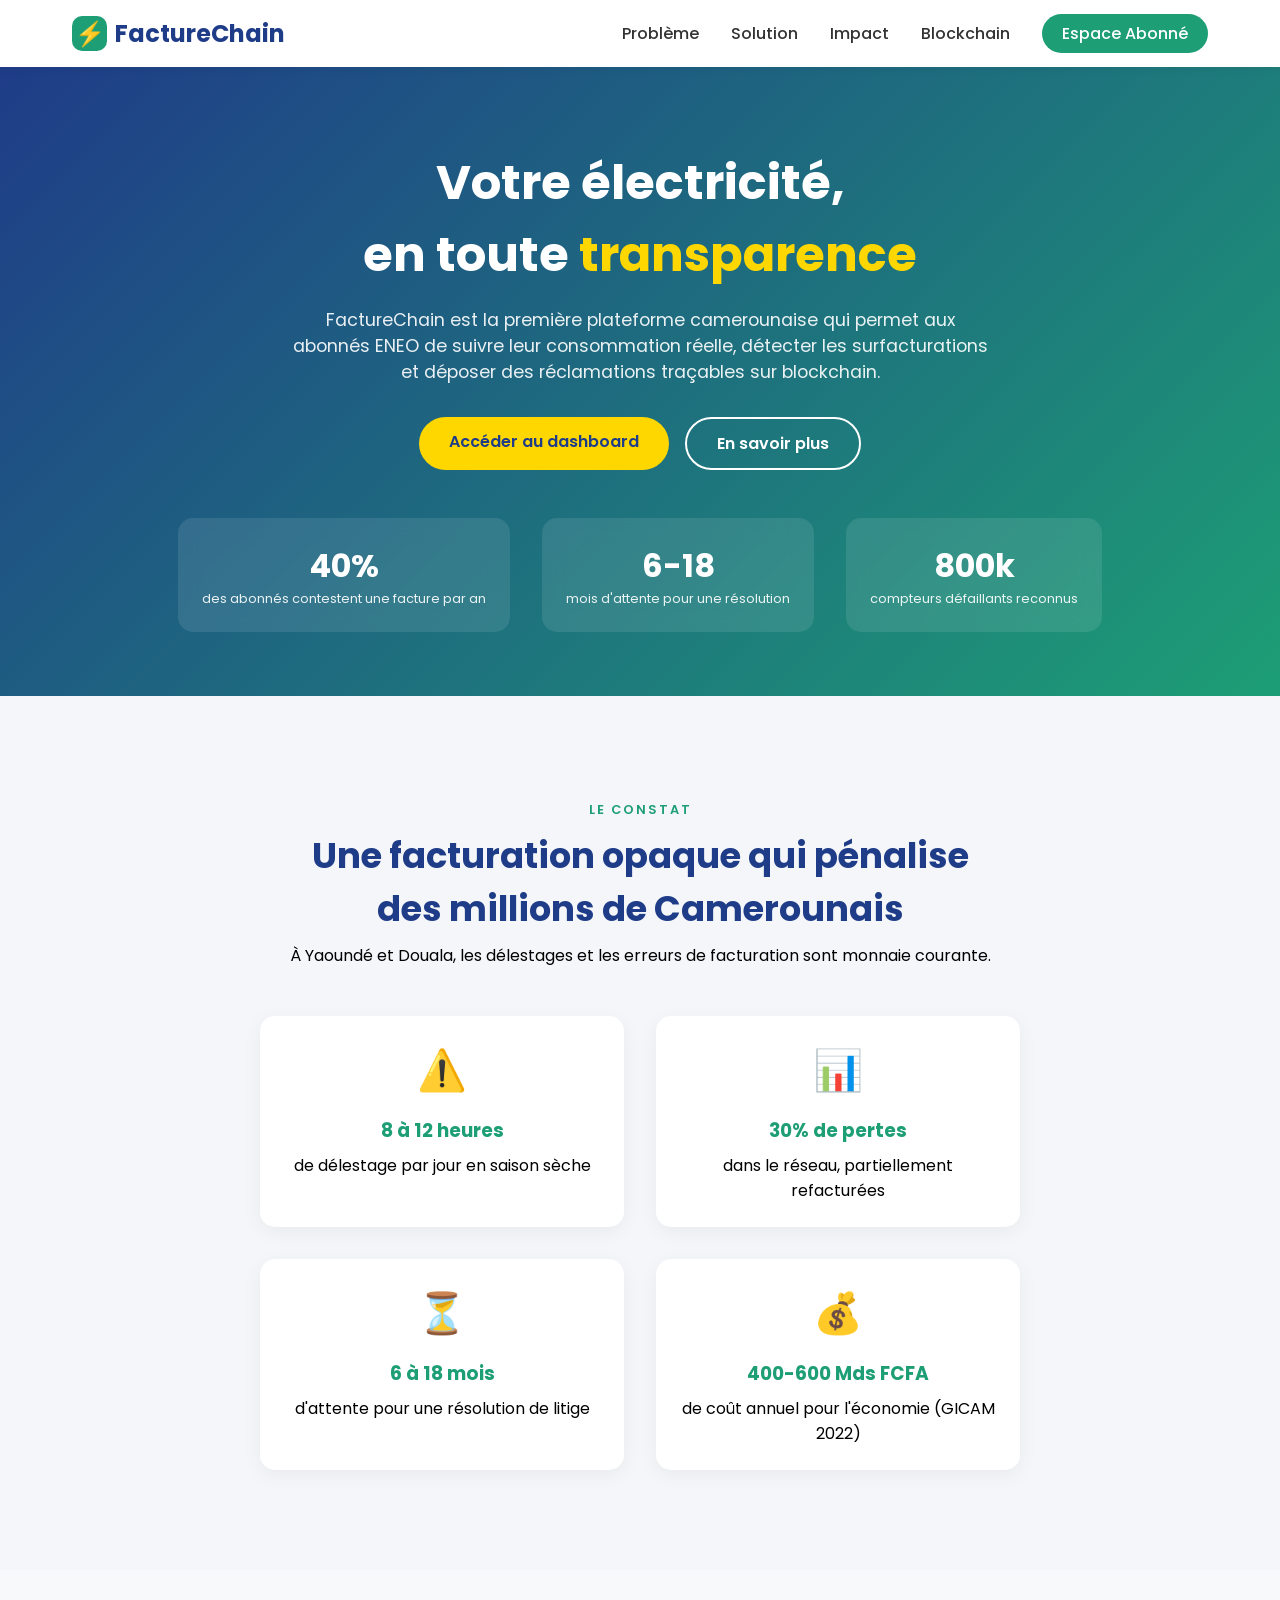
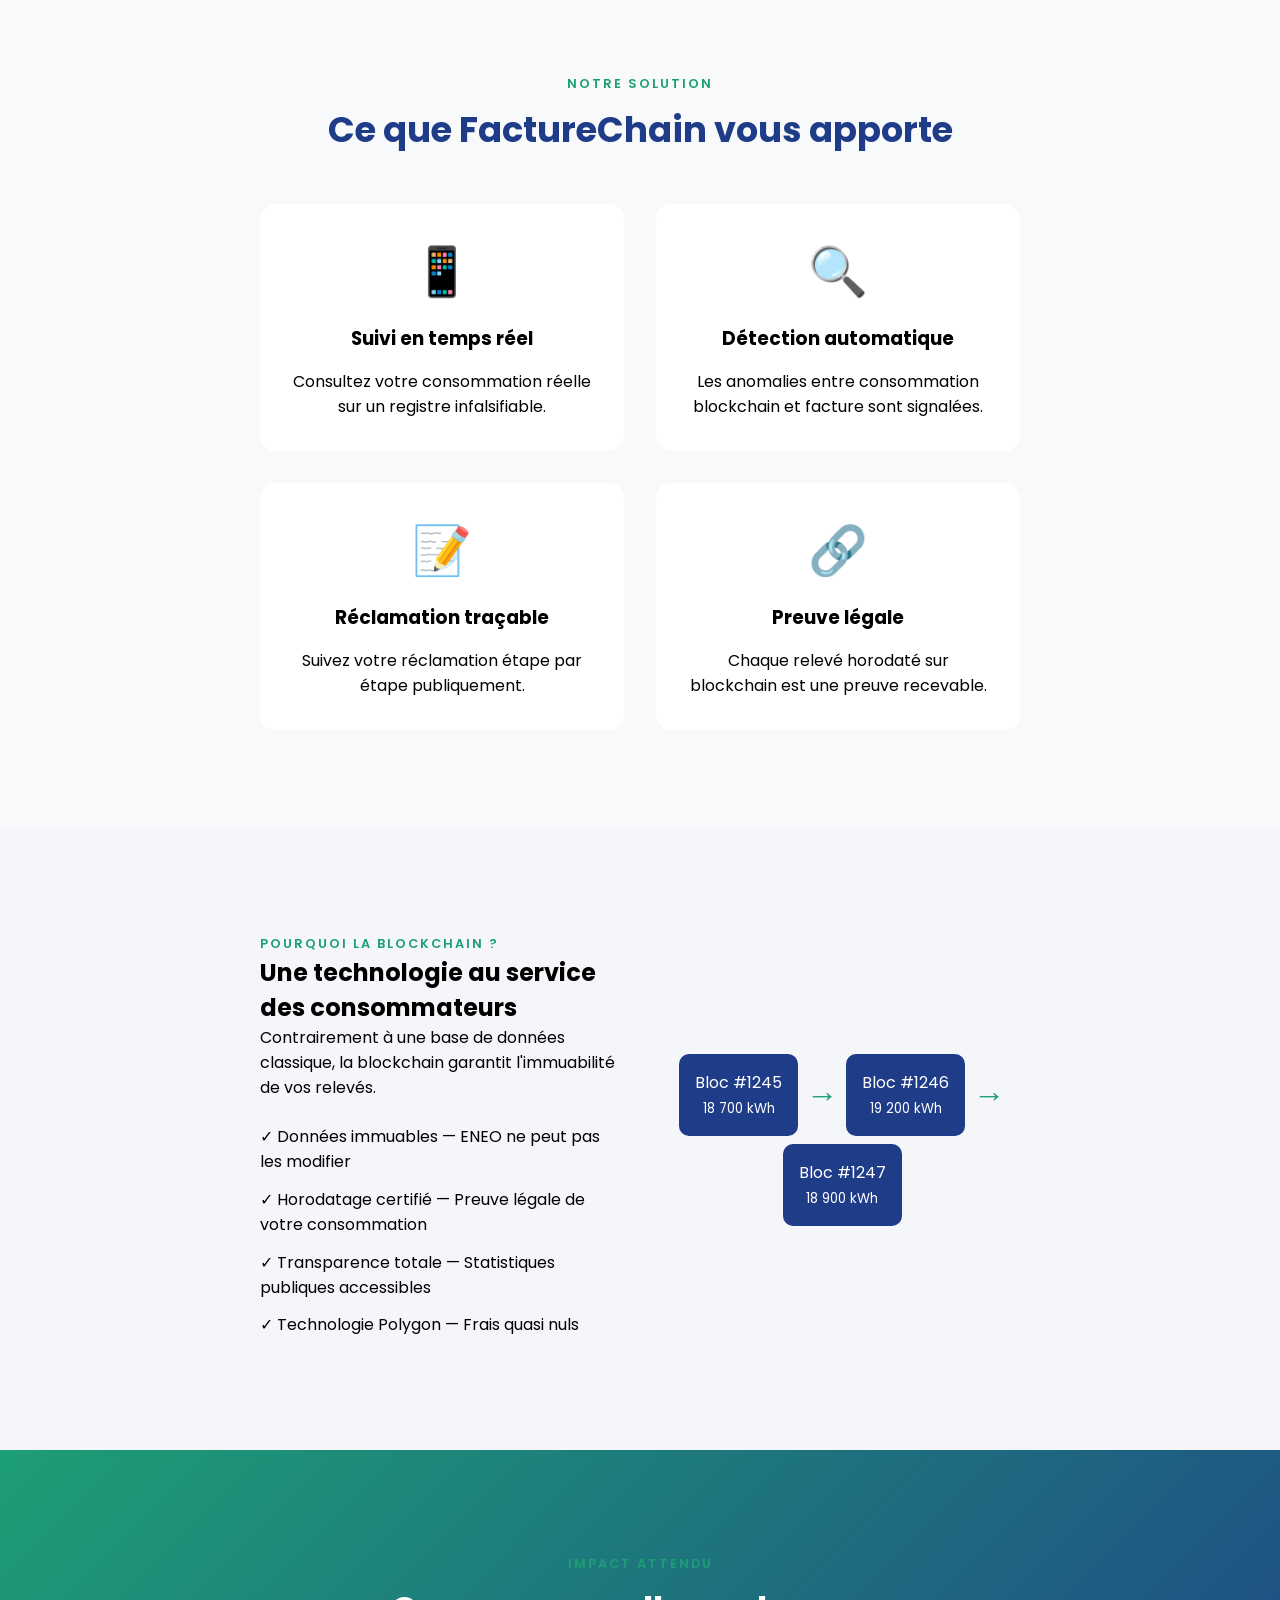
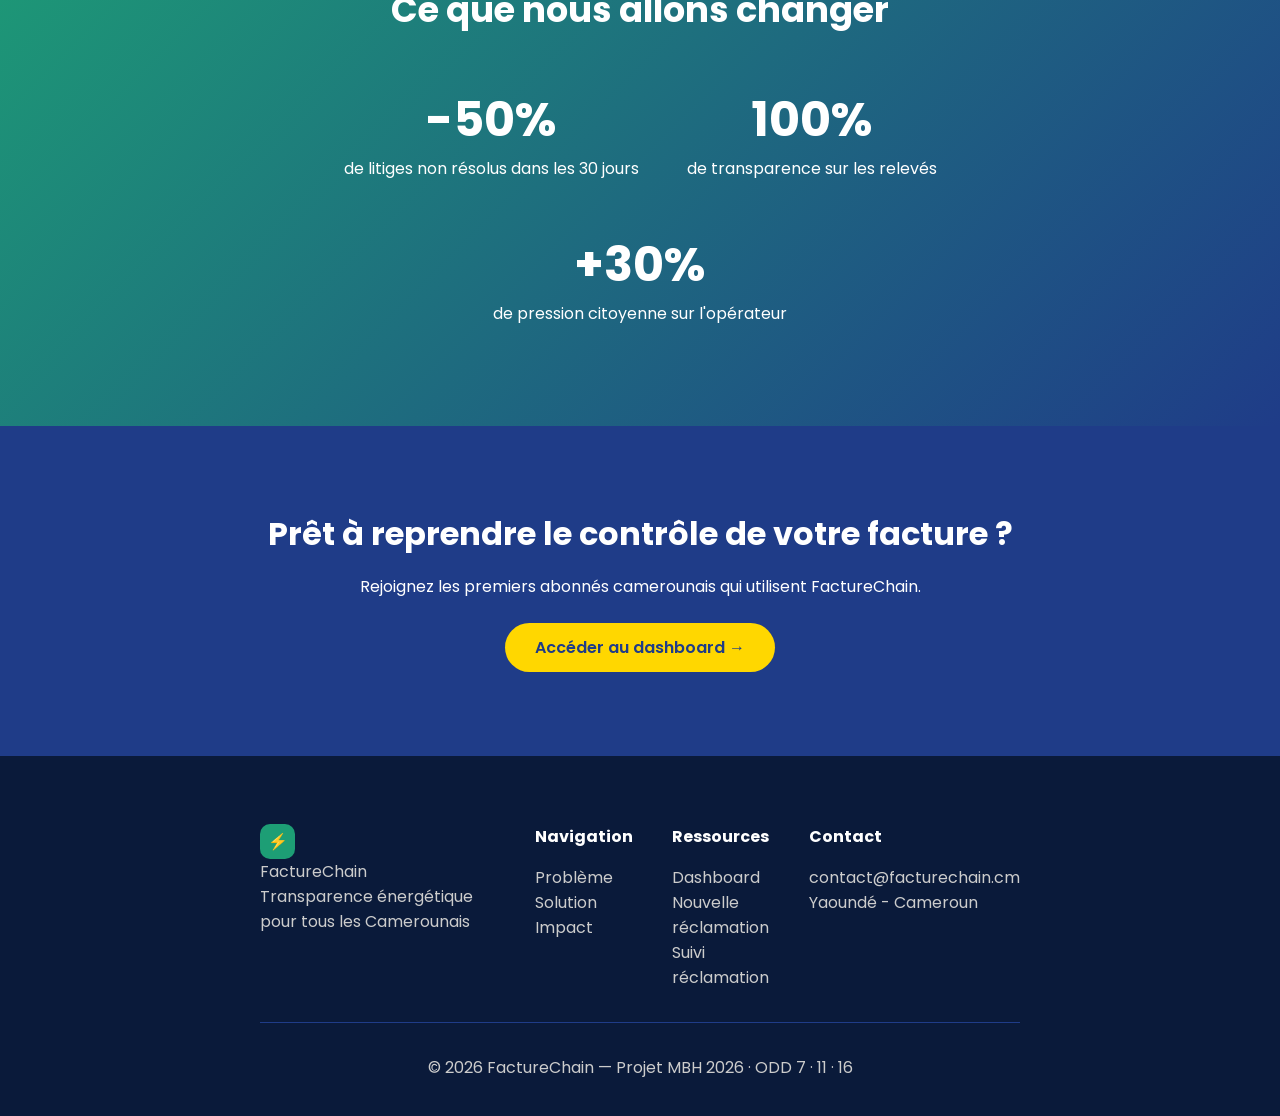
<file: index.html>
<!DOCTYPE html>
<html lang="fr">
<head>
    <meta charset="UTF-8">
    <meta name="viewport" content="width=device-width, initial-scale=1.0">
    <title>FactureChain - Transparence énergétique au Cameroun</title>
    <link href="https://fonts.googleapis.com/css2?family=Poppins:wght@300;400;500;600;700&display=swap" rel="stylesheet">
    <link rel="stylesheet" href="style.css">
</head>
<body>

    <nav class="navbar">
        <div class="nav-container">
            <div class="logo">
                <span class="logo-icon">⚡</span>
                <span class="logo-text">FactureChain</span>
            </div>
            <ul class="nav-links">
                <li><a href="#probleme">Problème</a></li>
                <li><a href="#solution">Solution</a></li>
                <li><a href="#impact">Impact</a></li>
                <li><a href="#blockchain">Blockchain</a></li>
                <li><a href="dashboard.html" class="nav-cta">Espace Abonné</a></li>
            </ul>
        </div>
    </nav>

    <header class="hero">
        <div class="hero-container">
            <div class="hero-content">
                <h1>Votre électricité,<br>en toute <span class="highlight">transparence</span></h1>
                <p>FactureChain est la première plateforme camerounaise qui permet aux abonnés ENEO de suivre leur consommation réelle, détecter les surfacturations et déposer des réclamations traçables sur blockchain.</p>
                <div class="hero-buttons">
                    <a href="dashboard.html" class="btn-primary">Accéder au dashboard</a>
                    <a href="#solution" class="btn-secondary">En savoir plus</a>
                </div>
            </div>
            <div class="hero-stats">
                <div class="stat-card">
                    <div class="stat-number">40%</div>
                    <div class="stat-label">des abonnés contestent une facture par an</div>
                </div>
                <div class="stat-card">
                    <div class="stat-number">6-18</div>
                    <div class="stat-label">mois d'attente pour une résolution</div>
                </div>
                <div class="stat-card">
                    <div class="stat-number">800k</div>
                    <div class="stat-label">compteurs défaillants reconnus</div>
                </div>
            </div>
        </div>
    </header>

    <section id="probleme" class="section probleme">
        <div class="container">
            <div class="section-header">
                <span class="section-tag">LE CONSTAT</span>
                <h2>Une facturation opaque qui pénalise<br>des millions de Camerounais</h2>
                <p>À Yaoundé et Douala, les délestages et les erreurs de facturation sont monnaie courante.</p>
            </div>
            <div class="probleme-grid">
                <div class="probleme-card">
                    <div class="probleme-icon">⚠️</div>
                    <h3>8 à 12 heures</h3>
                    <p>de délestage par jour en saison sèche</p>
                </div>
                <div class="probleme-card">
                    <div class="probleme-icon">📊</div>
                    <h3>30% de pertes</h3>
                    <p>dans le réseau, partiellement refacturées</p>
                </div>
                <div class="probleme-card">
                    <div class="probleme-icon">⏳</div>
                    <h3>6 à 18 mois</h3>
                    <p>d'attente pour une résolution de litige</p>
                </div>
                <div class="probleme-card">
                    <div class="probleme-icon">💰</div>
                    <h3>400-600 Mds FCFA</h3>
                    <p>de coût annuel pour l'économie (GICAM 2022)</p>
                </div>
            </div>
        </div>
    </section>

    <section id="solution" class="section solution">
        <div class="container">
            <div class="section-header">
                <span class="section-tag">NOTRE SOLUTION</span>
                <h2>Ce que FactureChain vous apporte</h2>
            </div>
            <div class="solution-grid">
                <div class="solution-card">
                    <div class="solution-icon">📱</div>
                    <h3>Suivi en temps réel</h3>
                    <p>Consultez votre consommation réelle sur un registre infalsifiable.</p>
                </div>
                <div class="solution-card">
                    <div class="solution-icon">🔍</div>
                    <h3>Détection automatique</h3>
                    <p>Les anomalies entre consommation blockchain et facture sont signalées.</p>
                </div>
                <div class="solution-card">
                    <div class="solution-icon">📝</div>
                    <h3>Réclamation traçable</h3>
                    <p>Suivez votre réclamation étape par étape publiquement.</p>
                </div>
                <div class="solution-card">
                    <div class="solution-icon">🔗</div>
                    <h3>Preuve légale</h3>
                    <p>Chaque relevé horodaté sur blockchain est une preuve recevable.</p>
                </div>
            </div>
        </div>
    </section>

    <section id="blockchain" class="section blockchain">
        <div class="container">
            <div class="blockchain-content">
                <div class="blockchain-text">
                    <span class="section-tag">POURQUOI LA BLOCKCHAIN ?</span>
                    <h2>Une technologie au service des consommateurs</h2>
                    <p>Contrairement à une base de données classique, la blockchain garantit l'immuabilité de vos relevés.</p>
                    <ul class="blockchain-list">
                        <li>✓ Données immuables — ENEO ne peut pas les modifier</li>
                        <li>✓ Horodatage certifié — Preuve légale de votre consommation</li>
                        <li>✓ Transparence totale — Statistiques publiques accessibles</li>
                        <li>✓ Technologie Polygon — Frais quasi nuls</li>
                    </ul>
                </div>
                <div class="blockchain-illustration">
                    <div class="chain-demo">
                        <div class="block">Bloc #1245<br><small>18 700 kWh</small></div>
                        <div class="chain-arrow">→</div>
                        <div class="block">Bloc #1246<br><small>19 200 kWh</small></div>
                        <div class="chain-arrow">→</div>
                        <div class="block">Bloc #1247<br><small>18 900 kWh</small></div>
                    </div>
                </div>
            </div>
        </div>
    </section>

    <section id="impact" class="section impact">
        <div class="container">
            <div class="section-header">
                <span class="section-tag">IMPACT ATTENDU</span>
                <h2>Ce que nous allons changer</h2>
            </div>
            <div class="impact-grid">
                <div class="impact-card">
                    <div class="impact-number">-50%</div>
                    <p>de litiges non résolus dans les 30 jours</p>
                </div>
                <div class="impact-card">
                    <div class="impact-number">100%</div>
                    <p>de transparence sur les relevés</p>
                </div>
                <div class="impact-card">
                    <div class="impact-number">+30%</div>
                    <p>de pression citoyenne sur l'opérateur</p>
                </div>
            </div>
        </div>
    </section>

    <section class="cta">
        <div class="container">
            <h2>Prêt à reprendre le contrôle de votre facture ?</h2>
            <p>Rejoignez les premiers abonnés camerounais qui utilisent FactureChain.</p>
            <a href="dashboard.html" class="btn-primary">Accéder au dashboard →</a>
        </div>
    </section>

    <footer class="footer">
        <div class="container">
            <div class="footer-content">
                <div class="footer-logo">
                    <span class="logo-icon">⚡</span>
                    <span>FactureChain</span>
                    <p>Transparence énergétique pour tous les Camerounais</p>
                </div>
                <div class="footer-links">
                    <div>
                        <h4>Navigation</h4>
                        <ul>
                            <li><a href="#probleme">Problème</a></li>
                            <li><a href="#solution">Solution</a></li>
                            <li><a href="#impact">Impact</a></li>
                        </ul>
                    </div>
                    <div>
                        <h4>Ressources</h4>
                        <ul>
                            <li><a href="dashboard.html">Dashboard</a></li>
                            <li><a href="reclamation.html">Nouvelle réclamation</a></li>
                            <li><a href="suivi.html">Suivi réclamation</a></li>
                        </ul>
                    </div>
                    <div>
                        <h4>Contact</h4>
                        <ul>
                            <li>contact@facturechain.cm</li>
                            <li>Yaoundé - Cameroun</li>
                        </ul>
                    </div>
                </div>
            </div>
            <div class="footer-bottom">
                <p>© 2026 FactureChain — Projet MBH 2026 · ODD 7 · 11 · 16</p>
            </div>
        </div>
    </footer>

</body>
</html>
</file>
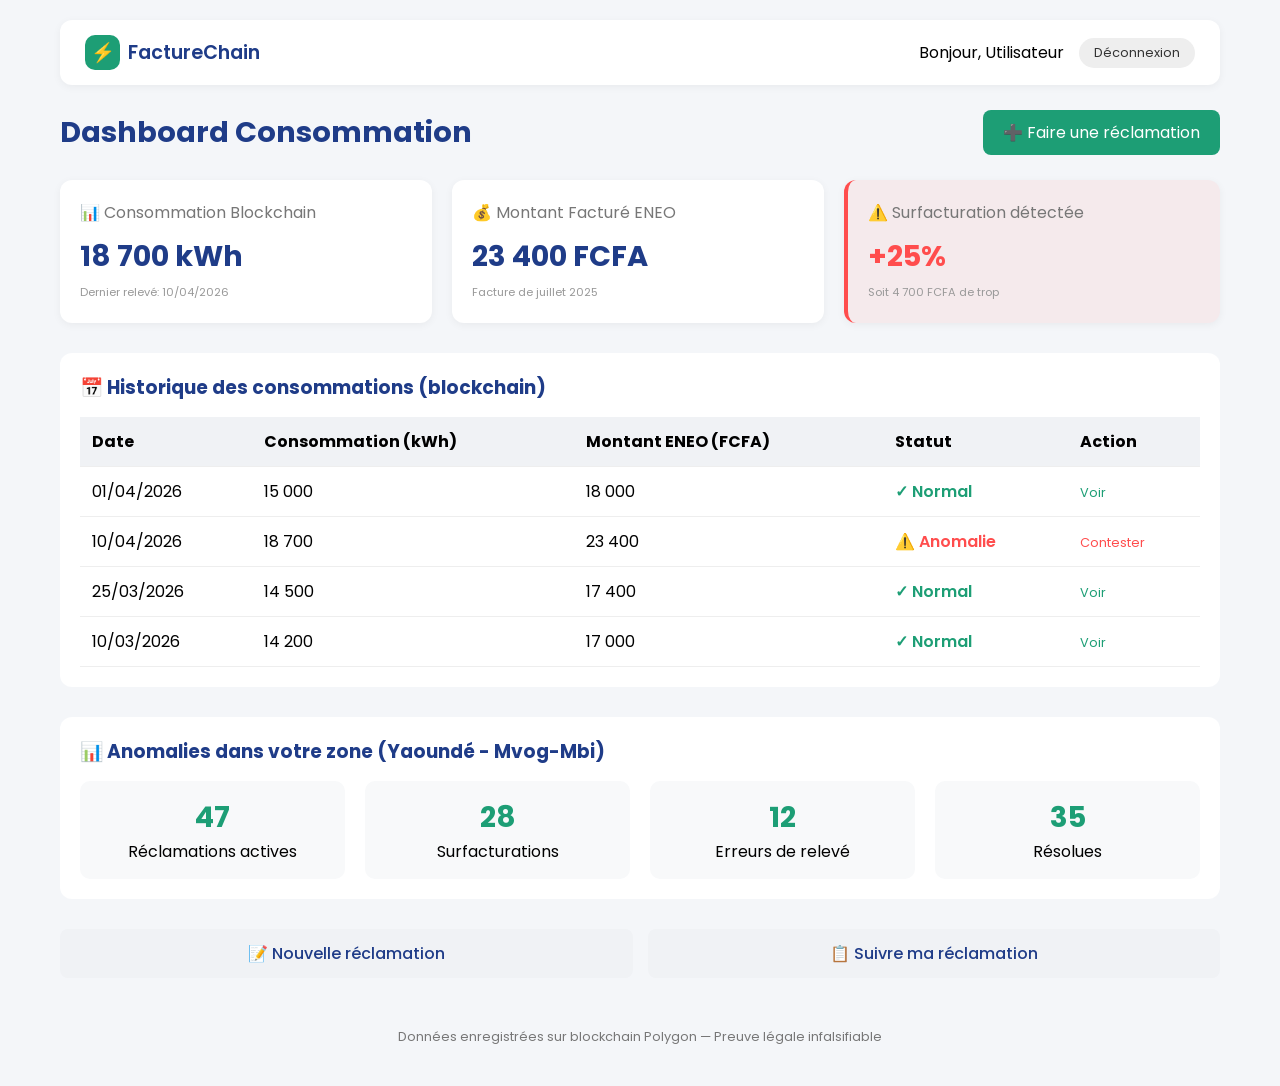
<file: Dashboard.html>
<!DOCTYPE html>
<html lang="fr">
<head>
    <meta charset="UTF-8">
    <meta name="viewport" content="width=device-width, initial-scale=1.0">
    <title>Dashboard - FactureChain</title>
    <link href="https://fonts.googleapis.com/css2?family=Poppins:wght@300;400;500;600&display=swap" rel="stylesheet">
    <link rel="stylesheet" href="style.css">
</head>
<body>

<div class="dashboard-container">
    <!-- HEADER -->
    <header class="dashboard-header">
        <div class="logo-small">
            <span class="logo-icon">⚡</span>
            <span>FactureChain</span>
        </div>
        <div class="user-info">
            <span>Bonjour, Utilisateur</span>
            <a href="index.html" class="logout-btn">Déconnexion</a>
        </div>
    </header>

    <div class="dashboard">
        <!-- TITLE -->
        <div class="dashboard-title">
            <h1>Dashboard Consommation</h1>
            <a href="reclamation.html" class="btn">➕ Faire une réclamation</a>
        </div>

        <!-- CARDS -->
        <div class="cards">
            <div class="card">
                <p>📊 Consommation Blockchain</p>
                <h2>18 700 kWh</h2>
                <small>Dernier relevé: 10/04/2026</small>
            </div>
            <div class="card">
                <p>💰 Montant Facturé ENEO</p>
                <h2>23 400 FCFA</h2>
                <small>Facture de juillet 2025</small>
            </div>
            <div class="card alert">
                <p>⚠️ Surfacturation détectée</p>
                <h2>+25%</h2>
                <small>Soit 4 700 FCFA de trop</small>
            </div>
        </div>

        <!-- HISTORIQUE -->
        <div class="table-section">
            <h3>📅 Historique des consommations (blockchain)</h3>
            <table>
                <thead>
                    <tr>
                        <th>Date</th>
                        <th>Consommation (kWh)</th>
                        <th>Montant ENEO (FCFA)</th>
                        <th>Statut</th>
                        <th>Action</th>
                    </tr>
                </thead>
                <tbody>
                    <tr>
                        <td>01/04/2026</td>
                        <td>15 000</td>
                        <td>18 000</td>
                        <td><span class="ok">✓ Normal</span></td>
                        <td><a href="#" class="small-link">Voir</a></td>
                    </tr>
                    <tr>
                        <td>10/04/2026</td>
                        <td>18 700</td>
                        <td>23 400</td>
                        <td><span class="danger">⚠️ Anomalie</span></td>
                        <td><a href="reclamation.html" class="small-link danger-link">Contester</a></td>
                    </tr>
                    <tr>
                        <td>25/03/2026</td>
                        <td>14 500</td>
                        <td>17 400</td>
                        <td><span class="ok">✓ Normal</span></td>
                        <td><a href="#" class="small-link">Voir</a></td>
                    </tr>
                    <tr>
                        <td>10/03/2026</td>
                        <td>14 200</td>
                        <td>17 000</td>
                        <td><span class="ok">✓ Normal</span></td>
                        <td><a href="#" class="small-link">Voir</a></td>
                    </tr>
                </tbody>
            </table>
        </div>

        <!-- STATISTIQUES ZONE -->
        <div class="zone-stats">
            <h3>📊 Anomalies dans votre zone (Yaoundé - Mvog-Mbi)</h3>
            <div class="stats-mini">
                <div class="stat-mini">
                    <span class="stat-number">47</span>
                    <span>Réclamations actives</span>
                </div>
                <div class="stat-mini">
                    <span class="stat-number">28</span>
                    <span>Surfacturations</span>
                </div>
                <div class="stat-mini">
                    <span class="stat-number">12</span>
                    <span>Erreurs de relevé</span>
                </div>
                <div class="stat-mini">
                    <span class="stat-number">35</span>
                    <span>Résolues</span>
                </div>
            </div>
        </div>

        <!-- ACTIONS RAPIDES -->
        <div class="quick-actions">
            <a href="reclamation.html" class="action-btn">📝 Nouvelle réclamation</a>
            <a href="suivi.html" class="action-btn">📋 Suivre ma réclamation</a>
        </div>
    </div>

    <footer class="dashboard-footer">
        <p>Données enregistrées sur blockchain Polygon — Preuve légale infalsifiable</p>
    </footer>
</div>

</body>
</html>
</file>
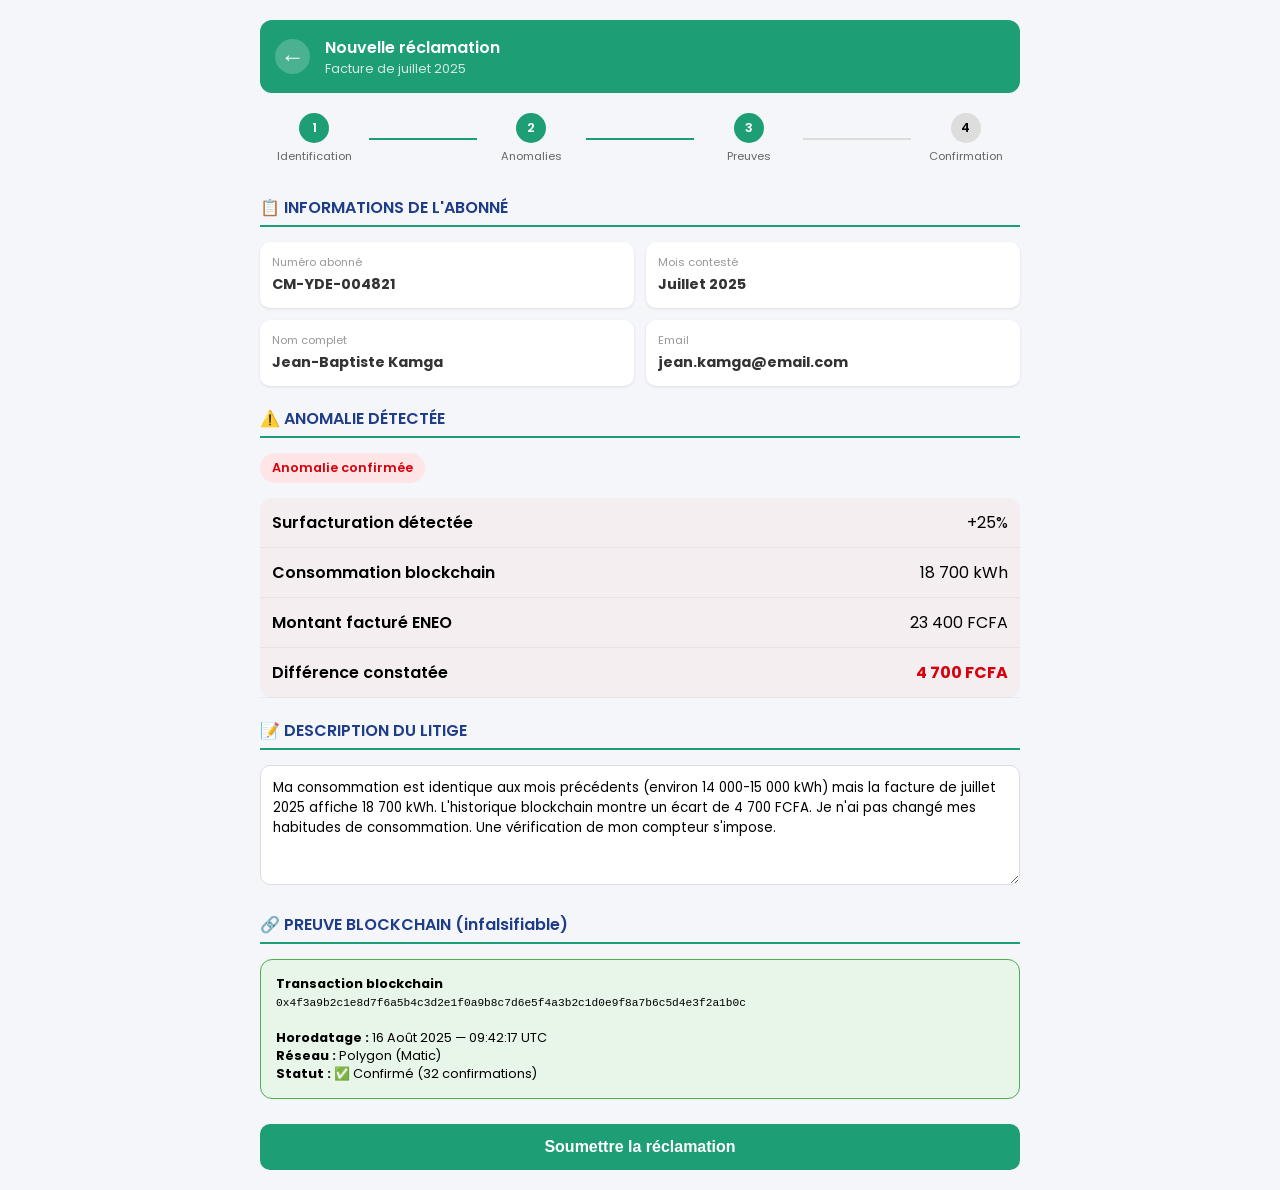
<file: reclamatiom.html>
<!DOCTYPE html>
<html lang="fr">
<head>
    <meta charset="UTF-8">
    <meta name="viewport" content="width=device-width, initial-scale=1.0">
    <title>Nouvelle réclamation - FactureChain</title>
    <link href="https://fonts.googleapis.com/css2?family=Poppins:wght@300;400;500;600&display=swap" rel="stylesheet">
    <link rel="stylesheet" href="style.css">
</head>
<body>

<div class="screen">
    <!-- TOPBAR -->
    <div class="topbar">
        <div class="topbar-content">
            <a href="dashboard.html" class="back-link">←</a>
            <div>
                <div class="topbar-title">Nouvelle réclamation</div>
                <div class="topbar-sub">Facture de juillet 2025</div>
            </div>
        </div>
    </div>

    <!-- STEPS -->
    <div class="step-row">
        <div class="step">
            <div class="step-circle active">1</div>
            <div class="step-label">Identification</div>
        </div>
        <div class="step-line active"></div>
        <div class="step">
            <div class="step-circle active">2</div>
            <div class="step-label">Anomalies</div>
        </div>
        <div class="step-line active"></div>
        <div class="step">
            <div class="step-circle active">3</div>
            <div class="step-label">Preuves</div>
        </div>
        <div class="step-line"></div>
        <div class="step">
            <div class="step-circle">4</div>
            <div class="step-label">Confirmation</div>
        </div>
    </div>

    <!-- FORM -->
    <form id="reclamationForm" onsubmit="event.preventDefault(); soumettreReclamation();">
        <!-- SECTION 1 - INFOS ABONNE -->
        <div class="section-title">📋 INFORMATIONS DE L'ABONNÉ</div>
        <div class="info-grid">
            <div class="info-item">
                <span>Numéro abonné</span>
                <strong>CM-YDE-004821</strong>
            </div>
            <div class="info-item">
                <span>Mois contesté</span>
                <strong>Juillet 2025</strong>
            </div>
            <div class="info-item">
                <span>Nom complet</span>
                <strong>Jean-Baptiste Kamga</strong>
            </div>
            <div class="info-item">
                <span>Email</span>
                <strong>jean.kamga@email.com</strong>
            </div>
        </div>

        <!-- SECTION 2 - ANOMALIE DETECTEE -->
        <div class="section-title">⚠️ ANOMALIE DÉTECTÉE</div>
        <div class="anomalie-banner">
            <span class="badge-anomalie">Anomalie confirmée</span>
        </div>
        <table class="table-anomalie">
            <tr>
                <td class="label">Surfacturation détectée</td>
                <td class="value">+25%</td>
            </tr>
            <tr>
                <td class="label">Consommation blockchain</td>
                <td class="value">18 700 kWh</td>
            </tr>
            <tr>
                <td class="label">Montant facturé ENEO</td>
                <td class="value">23 400 FCFA</td>
            </tr>
            <tr>
                <td class="label">Différence constatée</td>
                <td class="value highlight">4 700 FCFA</td>
            </tr>
        </table>

        <!-- SECTION 3 - DESCRIPTION -->
        <div class="section-title">📝 DESCRIPTION DU LITIGE</div>
        <textarea class="field-input" placeholder="Décrivez votre situation...">Ma consommation est identique aux mois précédents (environ 14 000-15 000 kWh) mais la facture de juillet 2025 affiche 18 700 kWh. L'historique blockchain montre un écart de 4 700 FCFA. Je n'ai pas changé mes habitudes de consommation. Une vérification de mon compteur s'impose.</textarea>

        <!-- SECTION 4 - PREUVE BLOCKCHAIN -->
        <div class="section-title">🔗 PREUVE BLOCKCHAIN (infalsifiable)</div>
        <div class="proof-box">
            <strong>Transaction blockchain</strong><br>
            <code>0x4f3a9b2c1e8d7f6a5b4c3d2e1f0a9b8c7d6e5f4a3b2c1d0e9f8a7b6c5d4e3f2a1b0c</code><br><br>
            <strong>Horodatage :</strong> 16 Août 2025 — 09:42:17 UTC<br>
            <strong>Réseau :</strong> Polygon (Matic)<br>
            <strong>Statut :</strong> ✅ Confirmé (32 confirmations)
        </div>

        <!-- BOUTON SOUMISSION -->
        <button type="submit" class="submit-btn">Soumettre la réclamation</button>
    </form>
</div>

<script>
function soumettreReclamation() {
    alert("✅ Votre réclamation a été enregistrée sur la blockchain !\n\nNuméro de suivi : RC-2025-00419\nUn email de confirmation vous a été envoyé.\n\nRedirection vers le suivi...");
    window.location.href = "suivi.html";
}
</script>

</body>
</html>
</file>
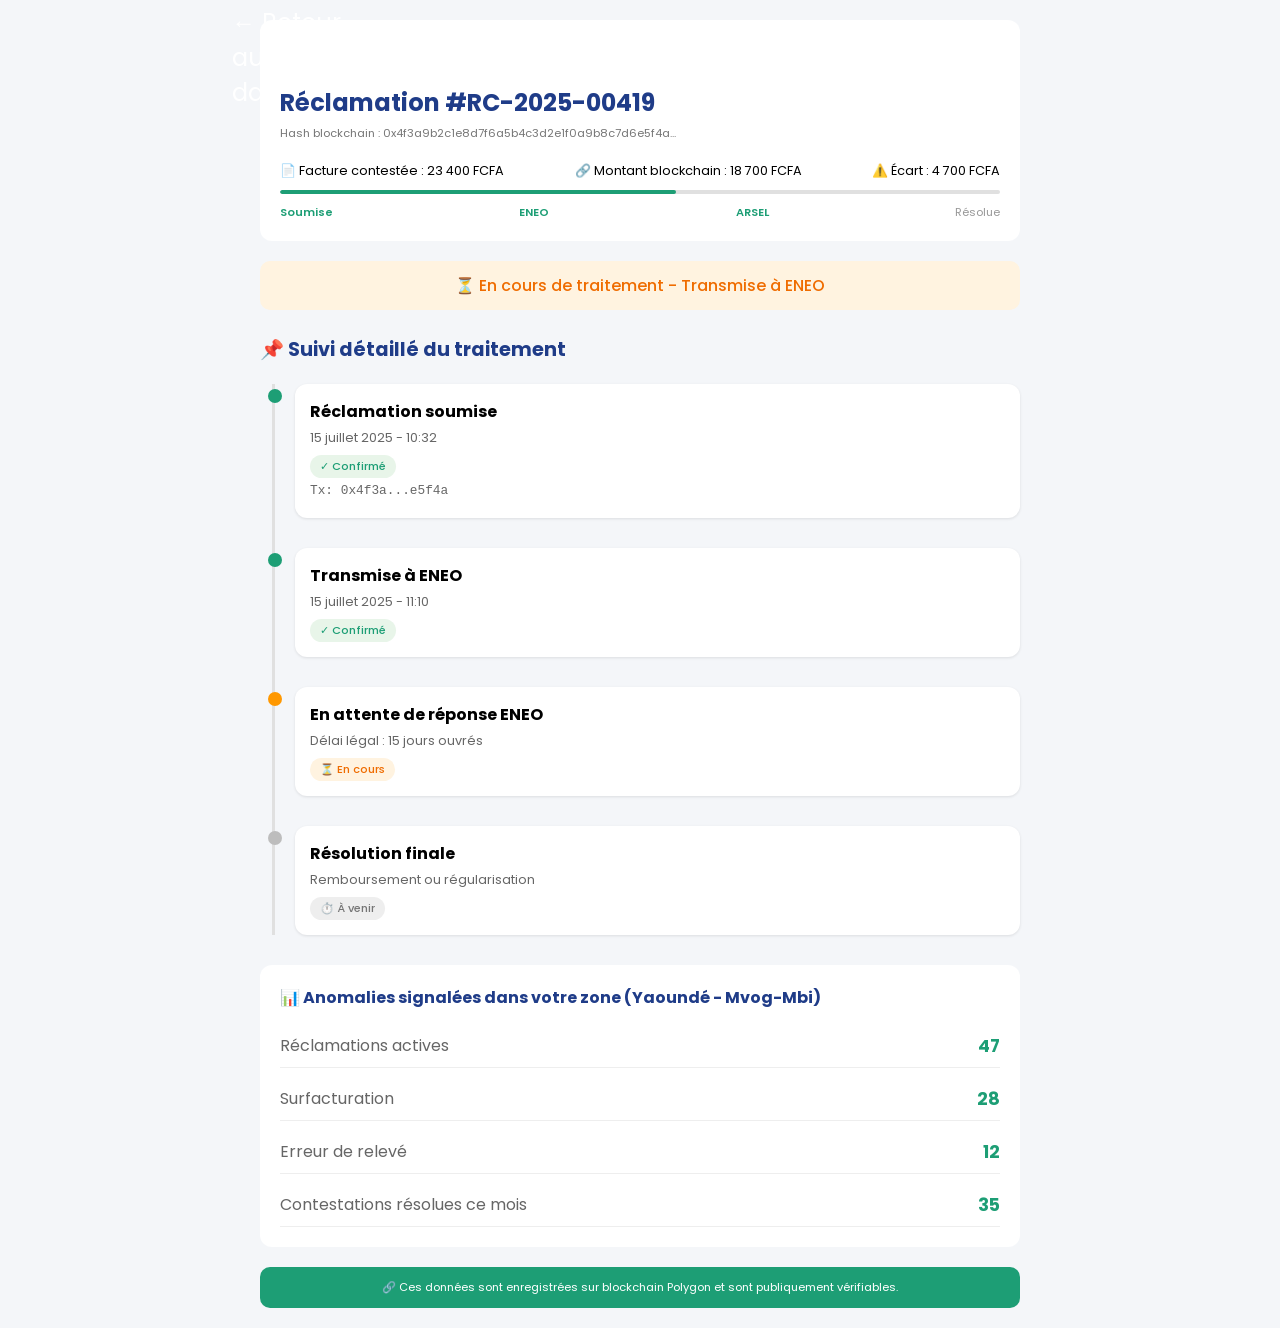
<file: suivi.html>
<!DOCTYPE html>
<html lang="fr">
<head>
    <meta charset="UTF-8">
    <meta name="viewport" content="width=device-width, initial-scale=1.0">
    <title>Suivi réclamation - FactureChain</title>
    <link href="https://fonts.googleapis.com/css2?family=Poppins:wght@300;400;500;600&display=swap" rel="stylesheet">
    <link rel="stylesheet" href="style.css">
</head>
<body>

<div class="container">
    <!-- HEADER -->
    <div class="header-reclamation">
        <a href="dashboard.html" class="back-link">← Retour au dashboard</a>
        <h2>Réclamation #RC-2025-00419</h2>
        <p class="hash">Hash blockchain : 0x4f3a9b2c1e8d7f6a5b4c3d2e1f0a9b8c7d6e5f4a...</p>

        <!-- TIMELINE HORIZONTALE -->
        <div class="timeline-horizontal">
            <div class="top-info">
                <span>📄 Facture contestée : 23 400 FCFA</span>
                <span>🔗 Montant blockchain : 18 700 FCFA</span>
                <span>⚠️ Écart : 4 700 FCFA</span>
            </div>
            <div class="line">
                <div class="line-green" style="width: 55%;"></div>
            </div>
            <div class="bottom-steps">
                <span class="step-active">Soumise</span>
                <span class="step-active">ENEO</span>
                <span class="step-active">ARSEL</span>
                <span>Résolue</span>
            </div>
        </div>
    </div>

    <!-- STATUS GLOBAL -->
    <div class="status status-pending">
        ⏳ En cours de traitement - Transmise à ENEO
    </div>

    <!-- TIMELINE VERTICALE -->
    <section class="timeline">
        <h2>📌 Suivi détaillé du traitement</h2>
        <div class="timeline-container">
            <div class="timeline-line"></div>

            <div class="timeline-item done">
                <div class="dot"></div>
                <div class="content">
                    <h3>Réclamation soumise</h3>
                    <p>15 juillet 2025 - 10:32</p>
                    <span class="badge done">✓ Confirmé</span>
                    <p class="tx-hash">Tx: 0x4f3a...e5f4a</p>
                </div>
            </div>

            <div class="timeline-item done">
                <div class="dot"></div>
                <div class="content">
                    <h3>Transmise à ENEO</h3>
                    <p>15 juillet 2025 - 11:10</p>
                    <span class="badge done">✓ Confirmé</span>
                </div>
            </div>

            <div class="timeline-item pending">
                <div class="dot"></div>
                <div class="content">
                    <h3>En attente de réponse ENEO</h3>
                    <p>Délai légal : 15 jours ouvrés</p>
                    <span class="badge pending">⏳ En cours</span>
                </div>
            </div>

            <div class="timeline-item future">
                <div class="dot"></div>
                <div class="content">
                    <h3>Résolution finale</h3>
                    <p>Remboursement ou régularisation</p>
                    <span class="badge future">⏱️ À venir</span>
                </div>
            </div>
        </div>
    </section>

    <!-- STATISTIQUES PUBLIQUES -->
    <section class="zone-info">
        <h3>📊 Anomalies signalées dans votre zone (Yaoundé - Mvog-Mbi)</h3>
        <div class="stats">
            <div class="stat-line">
                <span>Réclamations actives</span>
                <strong>47</strong>
            </div>
            <div class="stat-line">
                <span>Surfacturation</span>
                <strong>28</strong>
            </div>
            <div class="stat-line">
                <span>Erreur de relevé</span>
                <strong>12</strong>
            </div>
            <div class="stat-line">
                <span>Contestations résolues ce mois</span>
                <strong>35</strong>
            </div>
        </div>
    </section>

    <!-- FOOTER INFO -->
    <footer class="footer-info">
        🔗 Ces données sont enregistrées sur blockchain Polygon et sont publiquement vérifiables.
    </footer>
</div>

</body>
</html>
</file>
<file: style.css>
/* ========== BASE ========== */
* {
    margin: 0;
    padding: 0;
    box-sizing: border-box;
}

body {
    font-family: 'Poppins', sans-serif;
    background: #f4f6f9;
}

/* ========== STYLES VITRINE ========== */
.navbar {
    background: white;
    box-shadow: 0 2px 10px rgba(0,0,0,0.05);
    position: sticky;
    top: 0;
    z-index: 100;
}

.nav-container {
    max-width: 1200px;
    margin: 0 auto;
    padding: 1rem 2rem;
    display: flex;
    justify-content: space-between;
    align-items: center;
}

.logo {
    display: flex;
    align-items: center;
    gap: 8px;
    font-size: 1.5rem;
    font-weight: 700;
}

.logo-icon {
    background: #1D9E75;
    color: white;
    width: 35px;
    height: 35px;
    display: flex;
    align-items: center;
    justify-content: center;
    border-radius: 10px;
}

.logo-text {
    color: #1f3c88;
}

.nav-links {
    display: flex;
    list-style: none;
    gap: 2rem;
    align-items: center;
}

.nav-links a {
    text-decoration: none;
    color: #333;
    font-weight: 500;
}

.nav-cta {
    background: #1D9E75;
    color: white !important;
    padding: 8px 20px;
    border-radius: 25px;
}

.hero {
    background: linear-gradient(135deg, #1f3c88 0%, #1D9E75 100%);
    color: white;
    padding: 4rem 2rem;
}

.hero-container {
    max-width: 1200px;
    margin: 0 auto;
}

.hero-content {
    text-align: center;
    margin-bottom: 3rem;
}

.hero-badge {
    background: rgba(255,255,255,0.2);
    padding: 5px 15px;
    border-radius: 20px;
    font-size: 0.8rem;
}

.hero h1 {
    font-size: 3rem;
    margin: 1rem 0;
}

.hero h1 .highlight {
    color: #FFD700;
}

.hero p {
    font-size: 1.1rem;
    max-width: 700px;
    margin: 0 auto 2rem;
    opacity: 0.9;
}

.hero-buttons {
    display: flex;
    gap: 1rem;
    justify-content: center;
}

.btn-primary {
    background: #FFD700;
    color: #1f3c88;
    padding: 12px 30px;
    border-radius: 30px;
    text-decoration: none;
    font-weight: 600;
    display: inline-block;
}

.btn-secondary {
    background: transparent;
    border: 2px solid white;
    color: white;
    padding: 12px 30px;
    border-radius: 30px;
    text-decoration: none;
    font-weight: 600;
}

.hero-stats {
    display: flex;
    gap: 2rem;
    justify-content: center;
    flex-wrap: wrap;
}

.stat-card {
    background: rgba(255,255,255,0.1);
    backdrop-filter: blur(10px);
    padding: 1.5rem;
    border-radius: 15px;
    text-align: center;
    min-width: 150px;
}

.stat-number {
    font-size: 2rem;
    font-weight: 700;
}

.stat-label {
    font-size: 0.8rem;
    opacity: 0.9;
}

.section {
    padding: 5rem 2rem;
}

.container {
    max-width: 1200px;
    margin: 0 auto;
}

.section-header {
    text-align: center;
    margin-bottom: 3rem;
}

.section-tag {
    color: #1D9E75;
    font-weight: 600;
    letter-spacing: 2px;
    font-size: 0.8rem;
}

.section-header h2 {
    font-size: 2.2rem;
    color: #1f3c88;
    margin: 0.5rem 0;
}

.probleme-grid {
    display: grid;
    grid-template-columns: repeat(auto-fit, minmax(250px, 1fr));
    gap: 2rem;
}

.probleme-card {
    background: white;
    padding: 1.5rem;
    border-radius: 15px;
    text-align: center;
    box-shadow: 0 5px 20px rgba(0,0,0,0.05);
}

.probleme-icon {
    font-size: 2.5rem;
}

.probleme-card h3 {
    color: #1D9E75;
    margin: 1rem 0 0.5rem;
}

.solution {
    background: #f8f9fa;
}

.solution-grid {
    display: grid;
    grid-template-columns: repeat(auto-fit, minmax(250px, 1fr));
    gap: 2rem;
}

.solution-card {
    background: white;
    padding: 2rem;
    border-radius: 15px;
    text-align: center;
    transition: transform 0.3s;
}

.solution-card:hover {
    transform: translateY(-5px);
}

.solution-icon {
    font-size: 3rem;
}

.solution-card h3 {
    margin: 1rem 0;
}

.blockchain-content {
    display: grid;
    grid-template-columns: 1fr 1fr;
    gap: 3rem;
    align-items: center;
}

.blockchain-list {
    list-style: none;
    margin-top: 1.5rem;
}

.blockchain-list li {
    margin: 0.8rem 0;
}

.chain-demo {
    display: flex;
    align-items: center;
    justify-content: center;
    gap: 0.5rem;
    flex-wrap: wrap;
}

.block {
    background: #1f3c88;
    color: white;
    padding: 1rem;
    border-radius: 10px;
    text-align: center;
    min-width: 100px;
}

.chain-arrow {
    font-size: 2rem;
    color: #1D9E75;
}

.impact {
    background: linear-gradient(135deg, #1D9E75, #1f3c88);
    color: white;
}

.impact .section-header h2 {
    color: white;
}

.impact-grid {
    display: flex;
    justify-content: center;
    gap: 3rem;
    flex-wrap: wrap;
}

.impact-card {
    text-align: center;
}

.impact-number {
    font-size: 3rem;
    font-weight: 700;
}

.cta {
    background: #1f3c88;
    color: white;
    text-align: center;
    padding: 4rem 2rem;
}

.cta h2 {
    font-size: 2rem;
    margin-bottom: 1rem;
}

.cta .btn-primary {
    display: inline-block;
    margin-top: 1.5rem;
}

.footer {
    background: #0a1a3a;
    color: #ccc;
    padding: 3rem 2rem 1rem;
}

.footer-content {
    display: grid;
    grid-template-columns: 1fr 2fr;
    gap: 2rem;
    margin-bottom: 2rem;
}

.footer-links {
    display: grid;
    grid-template-columns: repeat(3, 1fr);
    gap: 2rem;
}

.footer-links h4 {
    color: white;
    margin-bottom: 1rem;
}

.footer-links ul {
    list-style: none;
}

.footer-links a {
    color: #ccc;
    text-decoration: none;
}

.footer-bottom {
    text-align: center;
    padding-top: 2rem;
    border-top: 1px solid #1f3c88;
}

/* ========== STYLES DASHBOARD ========== */
.dashboard-container {
    max-width: 1200px;
    margin: 0 auto;
    padding: 20px;
}

.dashboard-header {
    display: flex;
    justify-content: space-between;
    align-items: center;
    background: white;
    padding: 15px 25px;
    border-radius: 12px;
    margin-bottom: 25px;
    box-shadow: 0 2px 8px rgba(0,0,0,0.05);
}

.logo-small {
    display: flex;
    align-items: center;
    gap: 8px;
    font-weight: 600;
    font-size: 1.2rem;
    color: #1f3c88;
}

.user-info {
    display: flex;
    align-items: center;
    gap: 15px;
}

.logout-btn {
    background: #eee;
    padding: 6px 15px;
    border-radius: 20px;
    text-decoration: none;
    color: #333;
    font-size: 0.8rem;
}

.dashboard-title {
    display: flex;
    justify-content: space-between;
    align-items: center;
    margin-bottom: 25px;
}

.dashboard-title h1 {
    color: #1f3c88;
    font-size: 1.8rem;
}

.btn {
    background: #1D9E75;
    color: white;
    padding: 10px 20px;
    border: none;
    border-radius: 8px;
    cursor: pointer;
    text-decoration: none;
    display: inline-block;
}

.cards {
    display: flex;
    gap: 20px;
    margin-bottom: 30px;
}

.card {
    flex: 1;
    background: white;
    padding: 20px;
    border-radius: 12px;
    box-shadow: 0 2px 8px rgba(0,0,0,0.05);
}

.card p {
    color: #777;
    margin-bottom: 10px;
}

.card h2 {
    color: #1f3c88;
    font-size: 1.8rem;
}

.card.alert {
    background: rgba(255, 0, 0, 0.05);
    border-left: 4px solid #ff4d4d;
}

.card.alert h2 {
    color: #ff4d4d;
}

.card small {
    color: #999;
    font-size: 0.7rem;
}

.table-section {
    background: white;
    padding: 20px;
    border-radius: 12px;
    margin-bottom: 30px;
}

.table-section h3 {
    margin-bottom: 15px;
    color: #1f3c88;
}

table {
    width: 100%;
    border-collapse: collapse;
}

thead {
    background: #f0f2f5;
}

th, td {
    padding: 12px;
    text-align: left;
}

tr {
    border-bottom: 1px solid #eee;
}

.ok {
    color: #1D9E75;
    font-weight: 600;
}

.danger {
    color: #ff4d4d;
    font-weight: 600;
}

.small-link {
    color: #1D9E75;
    text-decoration: none;
    font-size: 0.8rem;
}

.danger-link {
    color: #ff4d4d;
}

.zone-stats {
    background: white;
    padding: 20px;
    border-radius: 12px;
    margin-bottom: 30px;
}

.zone-stats h3 {
    color: #1f3c88;
    margin-bottom: 15px;
}

.stats-mini {
    display: flex;
    gap: 20px;
    flex-wrap: wrap;
}

.stat-mini {
    background: #f8f9fa;
    padding: 15px;
    border-radius: 10px;
    text-align: center;
    flex: 1;
}

.stat-mini .stat-number {
    font-size: 1.8rem;
    font-weight: 700;
    color: #1D9E75;
    display: block;
}

.quick-actions {
    display: flex;
    gap: 15px;
    margin-bottom: 30px;
}

.action-btn {
    background: #f0f2f5;
    padding: 12px 20px;
    border-radius: 8px;
    text-decoration: none;
    color: #1f3c88;
    font-weight: 500;
    flex: 1;
    text-align: center;
}

.dashboard-footer {
    text-align: center;
    padding: 20px;
    color: #777;
    font-size: 0.8rem;
}

/* ========== STYLES RECLAMATION ========== */
.screen {
    max-width: 800px;
    margin: 0 auto;
    padding: 20px;
}

.topbar {
    background: #1D9E75;
    padding: 15px;
    border-radius: 12px;
    color: white;
    margin-bottom: 20px;
}

.topbar-content {
    display: flex;
    align-items: center;
    gap: 15px;
}

.back-link {
    color: white;
    text-decoration: none;
    font-size: 1.5rem;
    background: rgba(255,255,255,0.2);
    width: 35px;
    height: 35px;
    display: flex;
    align-items: center;
    justify-content: center;
    border-radius: 50%;
}

.topbar-title {
    font-weight: 600;
}

.topbar-sub {
    font-size: 0.8rem;
    opacity: 0.8;
}

.step-row {
    display: flex;
    align-items: center;
    margin-bottom: 30px;
    flex-wrap: wrap;
}

.step {
    text-align: center;
    flex: 1;
    min-width: 60px;
}

.step-circle {
    width: 30px;
    height: 30px;
    border-radius: 50%;
    background: #ddd;
    margin: 0 auto 5px;
    line-height: 30px;
    font-size: 0.8rem;
    font-weight: 600;
}

.step-circle.active {
    background: #1D9E75;
    color: white;
}

.step-label {
    font-size: 0.7rem;
    color: #666;
}

.step-line {
    height: 2px;
    background: #ddd;
    flex: 1;
    min-width: 20px;
}

.step-line.active {
    background: #1D9E75;
}

.section-title {
    font-weight: 600;
    color: #1f3c88;
    margin: 20px 0 15px 0;
    padding-bottom: 5px;
    border-bottom: 2px solid #1D9E75;
}

.info-grid {
    display: grid;
    grid-template-columns: 1fr 1fr;
    gap: 12px;
    margin-bottom: 20px;
}

.info-item {
    background: white;
    padding: 12px;
    border-radius: 10px;
    box-shadow: 0 1px 3px rgba(0,0,0,0.1);
}

.info-item span {
    font-size: 0.7rem;
    color: #999;
    display: block;
}

.info-item strong {
    font-size: 0.9rem;
    color: #333;
}

.anomalie-banner {
    margin-bottom: 15px;
}

.badge-anomalie {
    display: inline-block;
    padding: 6px 12px;
    background: #ffe5e5;
    color: #d8000c;
    border-radius: 20px;
    font-size: 0.8rem;
    font-weight: 600;
}

.table-anomalie {
    width: 100%;
    background: rgba(255, 0, 0, 0.03);
    border-radius: 12px;
    margin-bottom: 20px;
}

.table-anomalie td {
    padding: 12px;
    border-bottom: 1px solid rgba(0,0,0,0.05);
}

.label {
    font-weight: 600;
}

.value {
    text-align: right;
}

.highlight {
    color: #d8000c;
    font-weight: 700;
}

.field-input {
    width: 100%;
    padding: 12px;
    border: 1px solid #ddd;
    border-radius: 10px;
    font-family: inherit;
    resize: vertical;
    min-height: 120px;
}

.proof-box {
    background: #e8f5e9;
    border: 1px solid #4caf50;
    padding: 15px;
    border-radius: 12px;
    font-size: 0.8rem;
    word-break: break-all;
}

.proof-box code {
    font-family: monospace;
    font-size: 0.7rem;
}

.submit-btn {
    width: 100%;
    background: #1D9E75;
    color: white;
    border: none;
    padding: 14px;
    border-radius: 10px;
    font-size: 1rem;
    font-weight: 600;
    margin-top: 25px;
    cursor: pointer;
}

.submit-btn:hover {
    background: #178a65;
}

/* ========== STYLES SUIVI ========== */
.container {
    max-width: 800px;
    margin: 0 auto;
    padding: 20px;
}

.header-reclamation {
    background: white;
    padding: 20px;
    border-radius: 12px;
    margin-bottom: 20px;
}

.header-reclamation h2 {
    color: #1f3c88;
    margin: 10px 0 5px;
}

.hash {
    color: #777;
    font-size: 0.7rem;
    word-break: break-all;
    margin-bottom: 20px;
}

.timeline-horizontal {
    margin-top: 20px;
}

.top-info {
    display: flex;
    justify-content: space-between;
    margin-bottom: 10px;
    font-size: 0.8rem;
    flex-wrap: wrap;
    gap: 10px;
}

.line {
    width: 100%;
    height: 4px;
    background: #e0e0e0;
    border-radius: 2px;
    overflow: hidden;
}

.line-green {
    height: 100%;
    background: #1D9E75;
    border-radius: 2px;
}

.bottom-steps {
    display: flex;
    justify-content: space-between;
    margin-top: 10px;
    font-size: 0.7rem;
    color: #999;
}

.bottom-steps .step-active {
    color: #1D9E75;
    font-weight: 600;
}

.status {
    padding: 12px;
    border-radius: 10px;
    margin-bottom: 25px;
    font-weight: 500;
    text-align: center;
}

.status-pending {
    background: #fff3e0;
    color: #ef6c00;
}

.timeline h2 {
    color: #1f3c88;
    margin-bottom: 20px;
    font-size: 1.2rem;
}

.timeline-container {
    position: relative;
    padding-left: 35px;
}

.timeline-line {
    position: absolute;
    left: 12px;
    top: 0;
    width: 3px;
    height: 100%;
    background: #e0e0e0;
}

.timeline-item {
    position: relative;
    margin-bottom: 30px;
}

.dot {
    position: absolute;
    left: -27px;
    top: 5px;
    width: 14px;
    height: 14px;
    border-radius: 50%;
}

.timeline-item.done .dot {
    background: #1D9E75;
}

.timeline-item.pending .dot {
    background: #FF9800;
}

.timeline-item.future .dot {
    background: #BDBDBD;
}

.content {
    background: white;
    padding: 15px;
    border-radius: 12px;
    box-shadow: 0 1px 3px rgba(0,0,0,0.1);
}

.content h3 {
    margin: 0 0 5px;
    font-size: 1rem;
}

.content p {
    margin: 5px 0;
    font-size: 0.8rem;
    color: #666;
}

.badge {
    display: inline-block;
    padding: 3px 10px;
    border-radius: 20px;
    font-size: 0.7rem;
    font-weight: 500;
}

.badge.done {
    background: #e8f5e9;
    color: #1D9E75;
}

.badge.pending {
    background: #fff3e0;
    color: #ef6c00;
}

.badge.future {
    background: #eeeeee;
    color: #757575;
}

.tx-hash {
    font-family: monospace;
    font-size: 0.7rem;
    color: #1D9E75;
}

.zone-info {
    background: white;
    padding: 20px;
    border-radius: 12px;
    margin: 20px 0;
}

.zone-info h3 {
    color: #1f3c88;
    margin-bottom: 15px;
    font-size: 1rem;
}

.stats {
    display: flex;
    flex-direction: column;
    gap: 10px;
}

.stat-line {
    display: flex;
    justify-content: space-between;
    padding: 8px 0;
    border-bottom: 1px solid #eee;
}

.stat-line span {
    color: #666;
}

.stat-line strong {
    color: #1D9E75;
    font-size: 1.1rem;
}

.footer-info {
    background: #1D9E75;
    color: white;
    text-align: center;
    padding: 12px;
    border-radius: 10px;
    font-size: 0.7rem;
}

/* ========== RESPONSIVE ========== */
@media (max-width: 768px) {
    .nav-links {
        display: none;
    }
    
    .hero h1 {
        font-size: 2rem;
    }
    
    .blockchain-content {
        grid-template-columns: 1fr;
    }
    
    .footer-content {
        grid-template-columns: 1fr;
    }
    
    .cards {
        flex-direction: column;
    }
    
    .info-grid {
        grid-template-columns: 1fr;
    }
    
    .top-info {
        flex-direction: column;
    }
    
    .quick-actions {
        flex-direction: column;
    }
    
    .stats-mini {
        flex-direction: column;
    }
}
</file>
